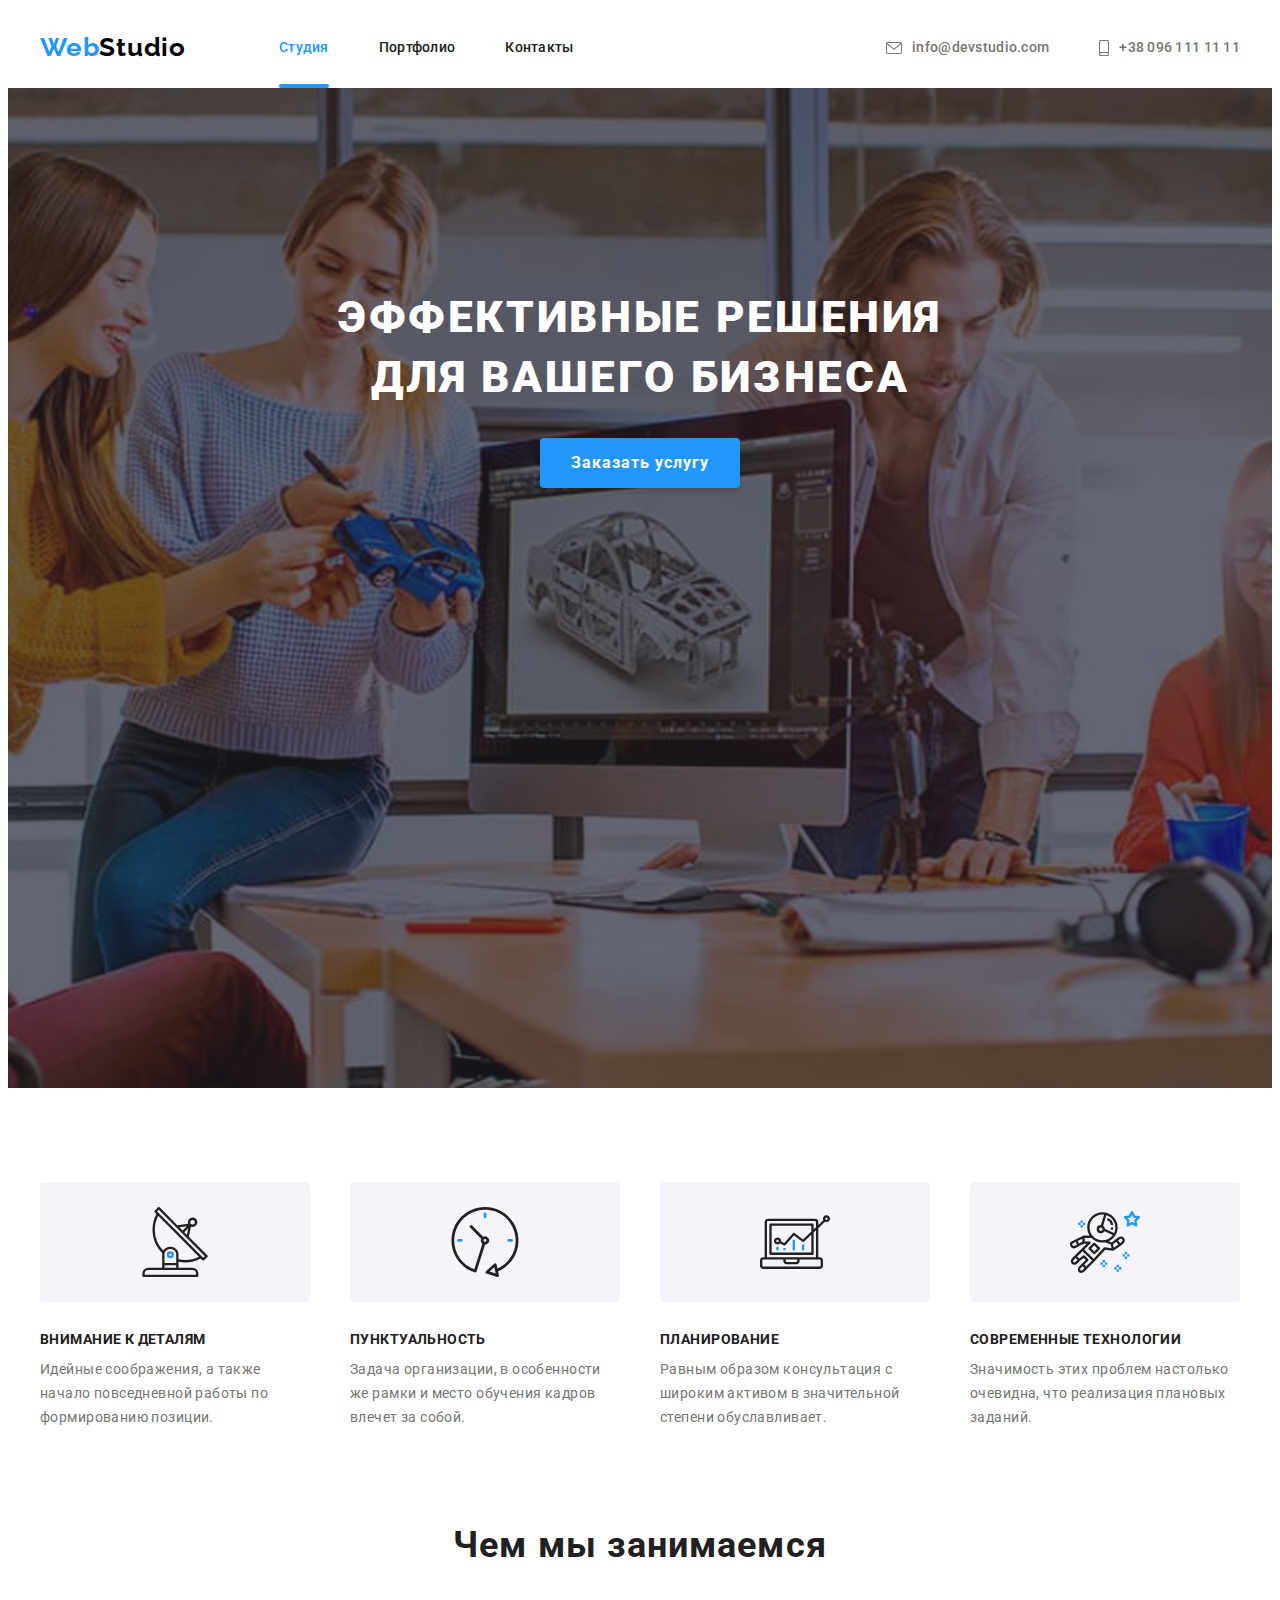
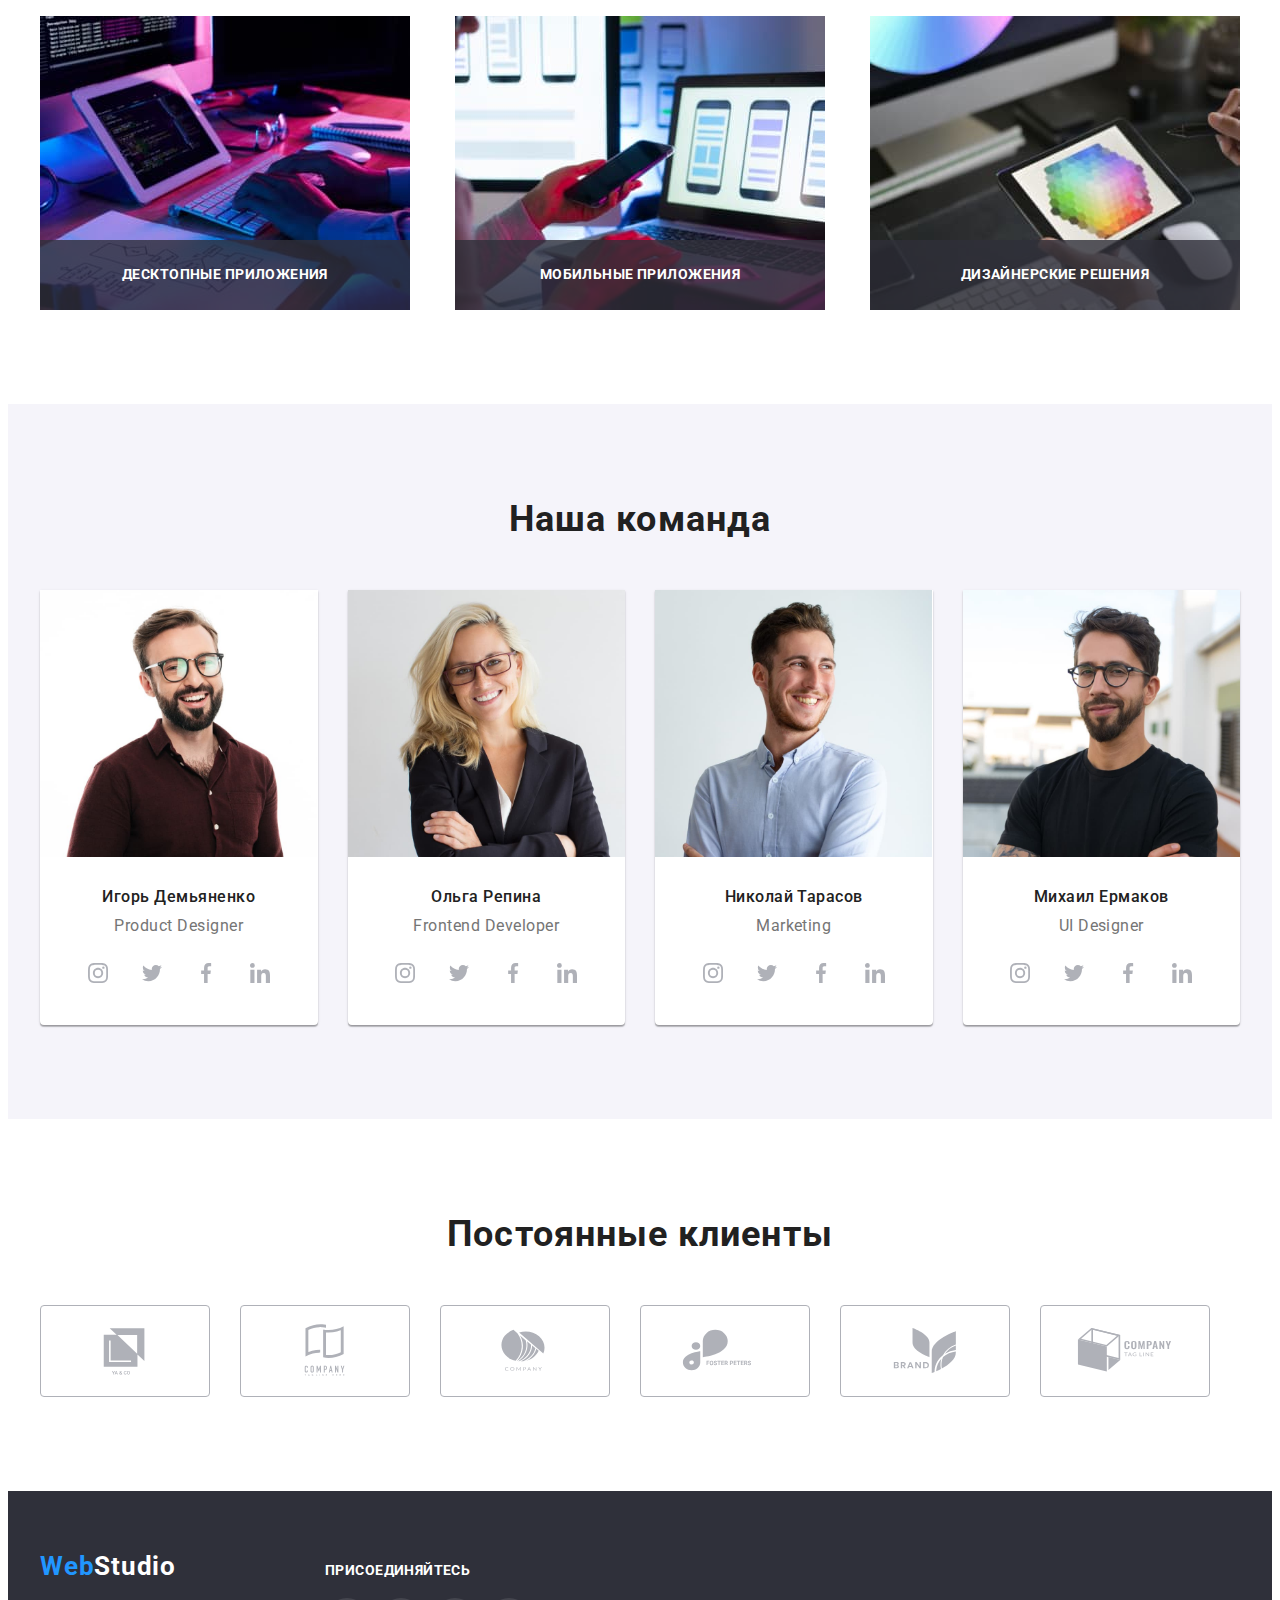
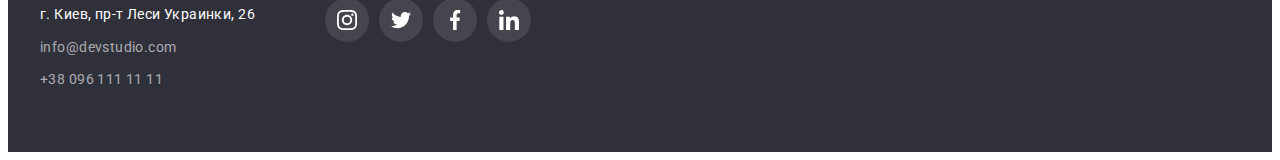
<file: index.html>
<!DOCTYPE html>
<html lang="ru">

<head>
  <meta charset="UTF-8" />
  <meta http-equiv="X-UA-Compatible" content="IE=edge" />
  <meta name="viewport" content="width=device-width, initial-scale=1.0" />
  <title>Web Studio</title>

  <link rel="preconnect" href="https://fonts.googleapis.com">
  <link rel="preconnect" href="https://fonts.gstatic.com" crossorigin>
  <link href="https://fonts.googleapis.com/css2?family=Raleway:wght@700&family=Roboto:wght@400;500;700;900&display=swap"
    rel="stylesheet">

  <link rel="stylesheet" href="https://cdnjs.cloudflare.com/ajax/libs/modern-normalize/1.1.0/modern-normalize.min.css"
    integrity="sha512-wpPYUAdjBVSE4KJnH1VR1HeZfpl1ub8YT/NKx4PuQ5NmX2tKuGu6U/JRp5y+Y8XG2tV+wKQpNHVUX03MfMFn9Q=="
    crossorigin="anonymous" referrerpolicy="no-referrer" />

  <link rel="stylesheet" href="./css/styles.css">
</head>

<body>
  <!--Шапка-->
  <header class="header">
    <div class="container main-nav">
      <nav class="header-nav">
        <a href="./index.html" lang="en" class="logo"><span>Web</span>Studio</a>
        <ul class="site-nav list">
          <li class="item"><a href="./index.html" class="link current">Студия</a></li>
          <li class="item"><a href="./portfolio.html" class="link">Портфолио</a></li>
          <li class="item"><a href="" class="link">Контакты</a></li>
        </ul>
      </nav>
      <ul class="contact-nav list">
        <li class="item"><a href="mailto:info@devstudio.com" class="link"><svg class="icon-envelope">
              <use href="./images/icons.svg#icon-envelope"></use>
            </svg>info@devstudio.com</a></li>
        <li class="item"><a href="tel:+380961111111" class="link"><svg class="icon-smartphone">
              <use href="./images/icons.svg#icon-smartphone"></use>
            </svg>+38 096 111 11 11</a></li>
      </ul>
    </div>
  </header>
  <!--Банер-->
  <main>
    <section class="hero section">
      <div class="container">
        <h1 class="hero-title">Эффективные решения для вашего бизнеса</h1>
        <button class="button" data-modal-open>Заказать услугу</button>
      </div>
    </section>
    <!--Особенности-->
    <section class="section">
      <div class="container">
        <h2 class="visually-hidden">Особенности</h2>
        <ul class="features list">
          <li class="item">
            <div class="feature-div"><svg class="icon-features">
                <use href="./images/icons.svg#icon-antenna"></use>
              </svg></div>
            <h3 class="title">Внимание к деталям</h3>
            <p class="text">
              Идейные соображения, а также начало повседневной работы по
              формированию позиции.
            </p>
          </li>
          <li class="item">
            <div class="feature-div"><svg class="icon-features">
                <use href="./images/icons.svg#icon-clock"></use>
              </svg></div>
            <h3 class="title">Пунктуальность</h3>
            <p class="text">
              Задача организации, в особенности же рамки и место обучения кадров
              влечет за собой.
            </p>
          </li>
          <li class="item">
            <div class="feature-div"><svg class="icon-features">
                <use href="./images/icons.svg#icon-diagram"></use>
              </svg></div>
            <h3 class="title">Планирование</h3>
            <p class="text">
              Равным образом консультация с широким активом в значительной
              степени обуславливает.
            </p>
          </li>
          <li class="item">
            <div class="feature-div"><svg class="icon-features">
                <use href="./images/icons.svg#icon-astronaut"></use>
              </svg></div>
            <h3 class="title">Современные технологии</h3>
            <p class="text">
              Значимость этих проблем настолько очевидна, что реализация
              плановых заданий.
            </p>
          </li>
        </ul>
      </div>
    </section>
    <!--Чем мы занимаемся-->
    <section class="section-work section">
      <div class="container">
        <h2 class="section-title">Чем мы занимаемся</h2>
        <ul class="work-list list">
          <li class="work-item item">
            <div class="work-thumb"><img src="./images/computer.jpg" alt="Написание кода" width="370"
                class="work-link" />
              <div class="work-action">
                <p>Десктопные приложения</p>
              </div>
            </div>
          </li>
          <li class="work-item item">
            <div class="work-thumb"><img src="./images/computer2.jpg" alt="Сайт под мобильный телефон" width="370" />
              <div class="work-action">
                <p>Мобильные приложения</p>
              </div>
            </div>
          </li>
          <li class="work-item item">
            <div class="work-thumb"><img src="./images/computer3.jpg" alt="Палитра цветов" width="370" />

              <div class="work-action">
                <p>Дизайнерские решения</p>
              </div>
            </div>
          </li>
        </ul>
      </div>
    </section>
    <!--Наша команда-->
    <section class="section-team section">
      <div class="container">
        <h2 class="section-title">Наша команда</h2>
        <ul class="team-list list">
          <li class="item">
            <img src="./images/ihor.jpg" alt="Игорь Product Designer" />
            <div class="team-card">
              <h3 class="name">Игорь Демьяненко</h3>
              <p lang="en">Product Designer</p>

              <ul class="social-list list">
                <li class="social-item"> <a href="" class="social-link link"><svg class="social-icon">
                      <use href="./images/icons.svg#icon-instagram"></use>
                    </svg></a></li>
                <li class="social-item"><a href="" class="social-link link"><svg class="social-icon">
                      <use href="./images/icons.svg#icon-twitter"></use>
                    </svg></a></li>
                <li class="social-item"> <a href="" class="social-link link"><svg class="social-icon">
                      <use href="./images/icons.svg#icon-facebook"></use>
                    </svg></a></li>
                <li class="social-item"><a href="" class="social-link link"><svg class="social-icon">
                      <use href="./images/icons.svg#icon-linkedin"></use>
                    </svg></a></li>
              </ul>
            </div>
          </li>
          <li class="item">
            <img src="./images/olga.jpg" alt="Ольга Frontend Developer" />
            <div class="team-card">
              <h3 class="name">Ольга Репина</h3>
              <p lang="en">Frontend Developer</p>

              <ul class="social-list list">
                <li class="social-item"> <a href="" class="social-link link"><svg class="social-icon">
                      <use href="./images/icons.svg#icon-instagram"></use>
                    </svg></a></li>
                <li class="social-item"><a href="" class="social-link link"><svg class="social-icon">
                      <use href="./images/icons.svg#icon-twitter"></use>
                    </svg></a></li>
                <li class="social-item"> <a href="" class="social-link link"><svg class="social-icon">
                      <use href="./images/icons.svg#icon-facebook"></use>
                    </svg></a></li>
                <li class="social-item"><a href="" class="social-link link"><svg class="social-icon">
                      <use href="./images/icons.svg#icon-linkedin"></use>
                    </svg></a></li>
              </ul>
            </div>
          </li>
          </li>
          <li class="item">
            <img src="./images/nikolai.jpg" alt="Николай Marketing" />
            <div class="team-card">
              <h3 class="name">Николай Тарасов</h3>
              <p lang="en">Marketing</p>

              <ul class="social-list list">
                <li class="social-item"> <a href="" class="social-link link"><svg class="social-icon">
                      <use href="./images/icons.svg#icon-instagram"></use>
                    </svg></a></li>
                <li class="social-item"><a href="" class="social-link link"><svg class="social-icon">
                      <use href="./images/icons.svg#icon-twitter"></use>
                    </svg></a></li>
                <li class="social-item"> <a href="" class="social-link link"><svg class="social-icon">
                      <use href="./images/icons.svg#icon-facebook"></use>
                    </svg></a></li>
                <li class="social-item"><a href="" class="social-link link"><svg class="social-icon">
                      <use href="./images/icons.svg#icon-linkedin"></use>
                    </svg></a></li>
              </ul>
            </div>
          </li>
          <li class="item">
            <img src="./images/mihail.jpg" alt="Михаил UI Designer" />
            <div class="team-card">
              <h3 class="name">Михаил Ермаков</h3>
              <p lang="en">UI Designer</p>

              <ul class="social-list list">
                <li class="social-item"> <a href="" class="social-link link"><svg class="social-icon">
                      <use href="./images/icons.svg#icon-instagram"></use>
                    </svg></a></li>
                <li class="social-item"><a href="" class="social-link link"><svg class="social-icon">
                      <use href="./images/icons.svg#icon-twitter"></use>
                    </svg></a></li>
                <li class="social-item"> <a href="" class="social-link link"><svg class="social-icon">
                      <use href="./images/icons.svg#icon-facebook"></use>
                    </svg></a></li>
                <li class="social-item"><a href="" class="social-link link"><svg class="social-icon">
                      <use href="./images/icons.svg#icon-linkedin"></use>
                    </svg></a></li>
              </ul>
            </div>
          </li>
        </ul>
      </div>
    </section>
    <!-- Clients -->
    <section class="section">
      <div class="container">
        <h2 class="section-title">Постоянные клиенты</h2>
        <ul class="clients-list list">
          <li class="clients-item"> <a href="" class="clients-link link"><svg class="clients-icon">
                <use href="./images/icons.svg#icon-Logo1"></use>
              </svg></a></li>
          <li class="clients-item"><a href="" class="clients-link link"><svg class="clients-icon">
                <use href="./images/icons.svg#icon-Logo2"></use>
              </svg></a></li>
          <li class="clients-item"> <a href="" class="clients-link link"><svg class="clients-icon">
                <use href="./images/icons.svg#icon-Logo3"></use>
              </svg></a></li>
          <li class="clients-item"><a href="" class="clients-link link"><svg class="clients-icon">
                <use href="./images/icons.svg#icon-Logo4"></use>
              </svg></a></li>
          <li class="clients-item"> <a href="" class="clients-link link"><svg class="clients-icon">
                <use href="./images/icons.svg#icon-Logo5"></use>
              </svg></a></li>
          <li class="clients-item"><a href="" class="clients-link link"><svg class="clients-icon">
                <use href="./images/icons.svg#icon-Logo6"></use>
              </svg></a></li>
        </ul>
      </div>
    </section>
  </main>

  <!--Футер-->

  <footer class="footer">
    <div class="container footer-container">
      <div class="address-div">
        <a href="./index.html" lang="en" class="logo-footer"><span>Web</span>Studio</a>
        <address>
          <ul class="footer-list list">
            <li class="footer-item"><a href="https://goo.gl/maps/7bNs7U3kRPQ5HcKG6" target="_blank"
                class="link-adress">г.
                Киев, пр-т Леси
                Украинки,
                26</a></li>
            <li class="footer-item"><a href="mailto:info@devstudio.com" class="link-contact">info@devstudio.com</a></li>
            <li class="footer-item"><a href="tel:+380961111111" class="link-contact">+38 096 111 11 11</a></li>
          </ul>
        </address>
      </div>
      <div>
        <p class="join">присоединяйтесь</p>
        <ul class="social-list list">
          <li class="social-item"> <a href="" class="social-link footer-link link"><svg class="social-icon footer-icon">
                <use href="./images/icons.svg#icon-instagram"></use>
              </svg></a></li>
          <li class="social-item"><a href="" class="social-link footer-link link"><svg class="social-icon footer-icon">
                <use href="./images/icons.svg#icon-twitter"></use>
              </svg></a></li>
          <li class="social-item"> <a href="" class="social-link footer-link link"><svg class="social-icon footer-icon">
                <use href="./images/icons.svg#icon-facebook"></use>
              </svg></a></li>
          <li class="social-item"><a href="" class="social-link footer-link link"><svg class="social-icon footer-icon">
                <use href="./images/icons.svg#icon-linkedin"></use>
              </svg></a></li>
        </ul>
      </div>
    </div>
  </footer>

  <!-- Модальное окно -->

  <div class="backdrop is-hidden" data-modal>
    <div class="modal">
      <div class="close"> <button class="button-close" data-modal-close><svg class="icon-close">
            <use href="./images/icons.svg#icon-close"></use>
          </svg></button></div>
    </div>
  </div>
  <script src="./js/modal.js"></script>
</body>

</html>
</file>
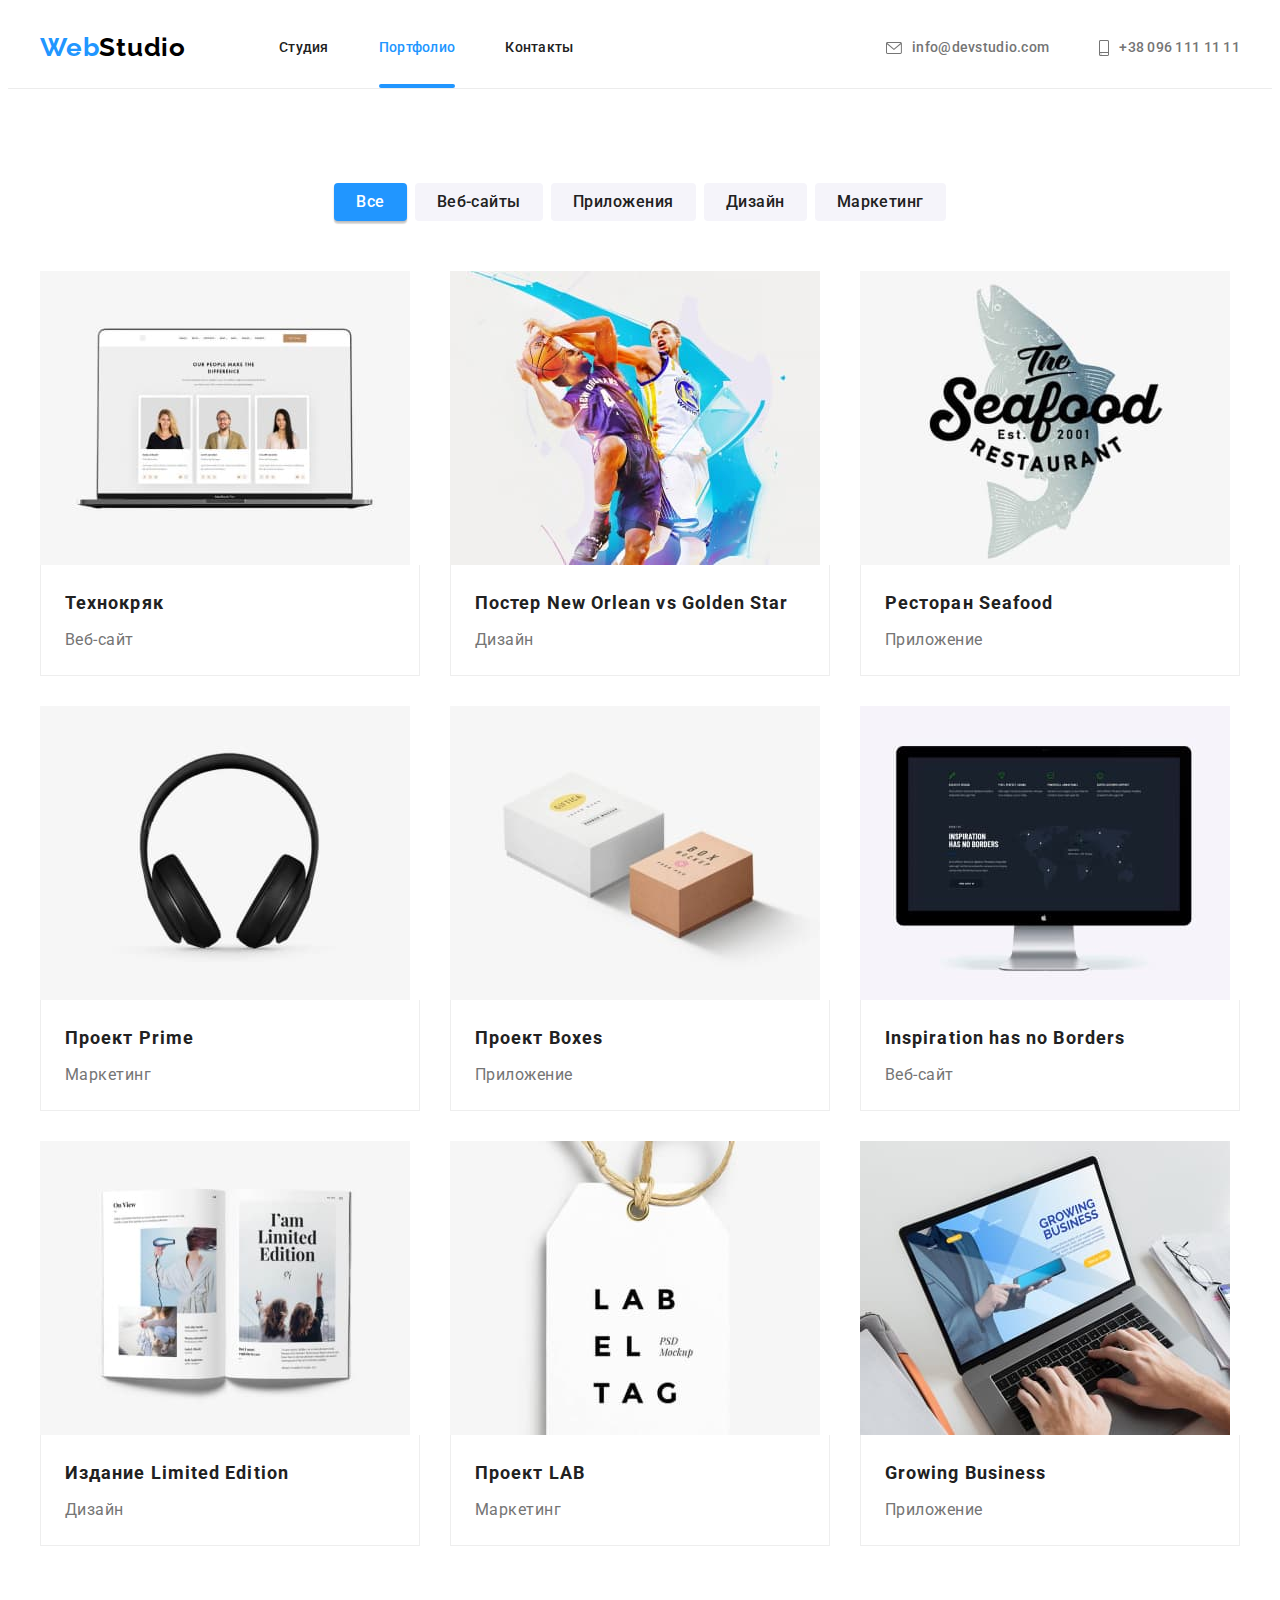
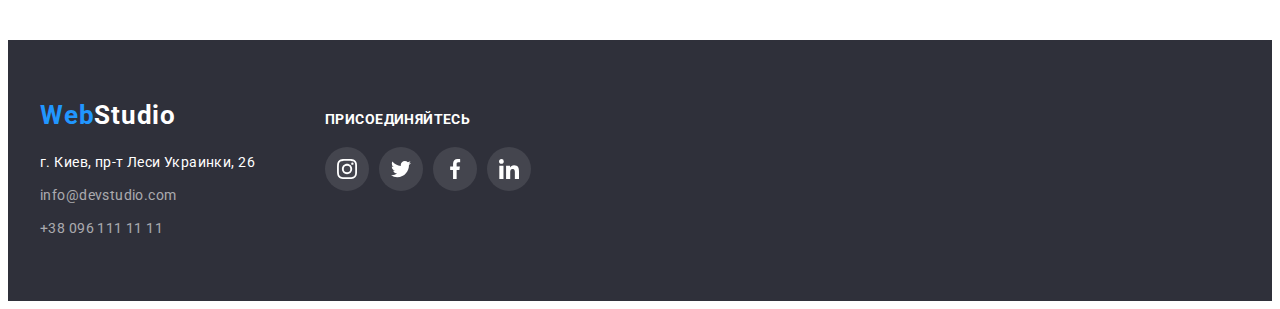
<file: portfolio.html>
<!DOCTYPE html>
<html lang="ru">

<head>
  <meta charset="UTF-8" />
  <meta http-equiv="X-UA-Compatible" content="IE=edge" />
  <meta name="viewport" content="width=device-width, initial-scale=1.0" />
  <title>Web Studio</title>
  <link rel="preconnect" href="https://fonts.googleapis.com">
  <link rel="preconnect" href="https://fonts.gstatic.com" crossorigin>
  <link href="https://fonts.googleapis.com/css2?family=Raleway:wght@700&family=Roboto:wght@400;500;700;900&display=swap"
    rel="stylesheet">

  <link rel="stylesheet" href="https://cdnjs.cloudflare.com/ajax/libs/modern-normalize/1.1.0/modern-normalize.min.css"
    integrity="sha512-wpPYUAdjBVSE4KJnH1VR1HeZfpl1ub8YT/NKx4PuQ5NmX2tKuGu6U/JRp5y+Y8XG2tV+wKQpNHVUX03MfMFn9Q=="
    crossorigin="anonymous" referrerpolicy="no-referrer" />

  <link rel="stylesheet" href="./css/styles.css" />
</head>

<body>
  <!--Шапка-->
  <header class="header header-portfolio">
    <div class="container main-nav">
      <nav class="header-nav">
        <a href="./index.html" lang="en" class="logo"><span>Web</span>Studio</a>
        <ul class="site-nav list">
          <li class="item"><a href="./index.html" class="link">Студия</a></li>
          <li class="item"><a href="./portfolio.html" class="link current">Портфолио</a></li>
          <li class="item"><a href="" class="link">Контакты</a></li>
        </ul>
      </nav>
      <ul class="contact-nav list">
        <li class="item"><a href="mailto:info@devstudio.com" class="link"><svg class="icon-envelope">
              <use href="./images/icons.svg#icon-envelope"></use>
            </svg>info@devstudio.com</a></li>
        <li class="item"><a href="tel:+380961111111" class="link"><svg class="icon-smartphone">
              <use href="./images/icons.svg#icon-smartphone"></use>
            </svg>+38 096 111 11 11</a></li>
      </ul>
    </div>
  </header>

  <main>
    <section class="section">
      <div class="container">
        <h1 class="visually-hidden">Портфолио</h1>

        <ul class="portfolio-nav list">
          <li class="item"><button type="button" class="button-portfolio current">Все</button></li>
          <li class="item"><button type="button" class="button-portfolio">Веб-сайты</button></li>
          <li class="item"><button type="button" class="button-portfolio">Приложения</button></li>
          <li class="item"><button type="button" class="button-portfolio">Дизайн</button></li>
          <li class="item"><button type="button" class="button-portfolio">Маркетинг</button></li>
        </ul>

        <ul class="portfolio list">
          <li class="portfolio-item"><a href="" class="card-link link">
              <div class="portfolio-thumb"><img src="./images/tehno.jpg" alt="Ноутбук">
                <div class="thumb-text">
                  <p>Технокряк это современная площадка распространения коронавируса. Компании
                    используют эту платформу
                    для цифрового шпионажа и атак на защищённые сервера конкурентов.</p>
                </div>
              </div>
              <div class="card-content">
                <h2 class="portfolio-title">Технокряк</h2>
                <p>Веб-сайт</p>
              </div>
            </a>
          </li>
          <li class="portfolio-item"><a href="" class="card-link link">
              <div class="portfolio-thumb"><img src="./images/poster.jpg" alt="Постер New Orlean vs Golden Star">
                <div class="thumb-text">
                  <p>Технокряк это современная площадка распространения коронавируса. Компании
                    используют эту платформу
                    для цифрового шпионажа и атак на защищённые сервера конкурентов.</p>
                </div>
              </div>
              <div class="card-content">
                <h2 class="portfolio-title">Постер New Orlean vs Golden Star</h2>
                <p>Дизайн</p>
              </div>
            </a>
          </li>
          <li class="portfolio-item"><a href="" class="card-link link">
              <div class="portfolio-thumb"><img src="./images/seafood.jpg" alt="Логотип ресторана Seafood">
                <div class="thumb-text">
                  <p>Технокряк это современная площадка распространения коронавируса. Компании
                    используют эту платформу
                    для цифрового шпионажа и атак на защищённые сервера конкурентов.</p>
                </div>
              </div>
              <div class="card-content">
                <h2 class="portfolio-title">Ресторан Seafood</h2>
                <p>Приложение</p>
              </div>
            </a>
          </li>
          <li class="portfolio-item"><a href="" class="card-link link">
              <div class="portfolio-thumb"><img src="./images/prime.jpg" alt="Наушники">
                <div class="thumb-text">
                  <p>Технокряк это современная площадка распространения коронавируса. Компании
                    используют эту платформу
                    для цифрового шпионажа и атак на защищённые сервера конкурентов.</p>
                </div>
              </div>
              <div class="card-content">
                <h2 class="portfolio-title">Проект Prime</h2>
                <p>Маркетинг</p>
              </div>
            </a>
          </li>
          <li class="portfolio-item">
            <a href="" class="card-link link">
              <div class="portfolio-thumb"><img src="./images/boxes.jpg" alt="Две коробки">
                <div class="thumb-text">
                  <p>Технокряк это современная площадка распространения коронавируса. Компании
                    используют эту платформу
                    для цифрового шпионажа и атак на защищённые сервера конкурентов.</p>
                </div>
              </div>
              <div class="card-content">
                <h2 class="portfolio-title">Проект Boxes</h2>
                <p>Приложение</p>
              </div>
            </a>
          </li>

          <li class="portfolio-item">
            <a href="" class="card-link link">
              <div class="portfolio-thumb"><img src="./images/insp.jpg" alt="Монитор">
                <div class="thumb-text">
                  <p>Технокряк это современная площадка распространения коронавируса. Компании
                    используют эту платформу
                    для цифрового шпионажа и атак на защищённые сервера конкурентов.</p>
                </div>
              </div>
              <div class="card-content">
                <h2 class="portfolio-title">Inspiration has no Borders</h2>
                <p>Веб-сайт</p>
              </div>
            </a>
          </li>

          <li class="portfolio-item">
            <a href="" class="card-link link">
              <div class="portfolio-thumb">
                <div class="portfolio-thumb"></div><img src="./images/limited-edition.jpg"
                  alt="Издание Limited Edition">
                <div class="thumb-text">
                  <p>Технокряк это современная площадка распространения коронавируса. Компании
                    используют эту платформу
                    для цифрового шпионажа и атак на защищённые сервера конкурентов.</p>
                </div>
              </div>
              <div class="card-content">
                <h2 class="portfolio-title">Издание Limited Edition</h2>
                <p>Дизайн</p>
              </div>
            </a>
          </li>

          <li class="portfolio-item">
            <a href="" class="card-link link">
              <div class="portfolio-thumb"><img src="./images/lab.jpg" alt="Логотип проекта LAВ">
                <div class="thumb-text">
                  <p>Технокряк это современная площадка распространения коронавируса. Компании
                    используют эту платформу
                    для цифрового шпионажа и атак на защищённые сервера конкурентов.</p>
                </div>
              </div>
              <div class="card-content">
                <h2 class="portfolio-title">Проект LAB</h2>
                <p>Маркетинг</p>
              </div>
            </a>
          </li>

          <li class="portfolio-item">
            <a href="" class="card-link link">
              <div class="portfolio-thumb"><img src="./images/growing.jpg" alt="Работа за ноутбуком">
                <div class="thumb-text">
                  <p>Технокряк это современная площадка распространения коронавируса. Компании
                    используют эту платформу
                    для цифрового шпионажа и атак на защищённые сервера конкурентов.</p>
                </div>
              </div>
              <div class="card-content">
                <h2 class="portfolio-title">Growing Business</h2>
                <p>Приложение</p>
              </div>
            </a>
          </li>
        </ul>
      </div>
    </section>
  </main>

  <!--Футер-->
  <footer class="footer">
    <div class="container footer-container">
      <div class="address-div">
        <a href="./index.html" lang="en" class="logo-footer"><span>Web</span>Studio</a>
        <address>
          <ul class="footer-list list">
            <li class="footer-item"><a href="https://goo.gl/maps/7bNs7U3kRPQ5HcKG6" target="_blank"
                class="link-adress">г.
                Киев, пр-т Леси
                Украинки,
                26</a></li>
            <li class="footer-item"><a href="mailto:info@devstudio.com" class="link-contact">info@devstudio.com</a></li>
            <li class="footer-item"><a href="tel:+380961111111" class="link-contact">+38 096 111 11 11</a></li>
          </ul>
        </address>
      </div>
      <div>
        <p class="join">присоединяйтесь</p>
        <ul class="social-list list">
          <li class="social-item"> <a href="" class="social-link footer-link link"><svg class="social-icon footer-icon">
                <use href="./images/icons.svg#icon-instagram"></use>
              </svg></a></li>
          <li class="social-item"><a href="" class="social-link footer-link link"><svg class="social-icon footer-icon">
                <use href="./images/icons.svg#icon-twitter"></use>
              </svg></a></li>
          <li class="social-item"> <a href="" class="social-link footer-link link"><svg class="social-icon footer-icon">
                <use href="./images/icons.svg#icon-facebook"></use>
              </svg></a></li>
          <li class="social-item"><a href="" class="social-link footer-link link"><svg class="social-icon footer-icon">
                <use href="./images/icons.svg#icon-linkedin"></use>
              </svg></a></li>
        </ul>
      </div>
    </div>
  </footer>
</body>

</html>
</file>
<file: css/styles.css>
/* Фон background: #E5E5E5 */
/* фон блока background: #F5F4FA */
/* фон футера background: #2F303A */
/* цвет текста color: #757575;-светлый  #212121; #000000 #FFFFFF

*/
/* цвет ссылок футера color: rgba(255, 255, 255, 0.6); */
/* акцент color: #2196F */

:root {
  --primary-text-color: #757575;
  --title-text-color: #212121;
  --accent-color: #2196ff;
  --primary-white-color: #FFFFFF;
  --icon-color: #AFB1B8;
  --border-portfolio: 1px solid #EEEEEE;
  --section-padding: 94px;
  --card-set-gap: 30px;
  --card-shadow: 0px 1px 3px rgba(0, 0, 0, 0.12),
    0px 1px 1px rgba(0, 0, 0, 0.14),
    0px 2px 1px rgba(0, 0, 0, 0.2);
  --cubic:cubic-bezier(0.4, 0, 0.2, 1);
}

body {
  background-color: var(--primary-white-color);
  color: var(--primary-text-color);
  font-family: "Roboto", sans-serif;
  /* padding-top: 80px; */
}

/* Utilities */

img {
  display: block;
  max-width: 100%;
  height: auto;
}

.list {
  list-style: none;
  margin: 0;
  padding-left: 0;
}

.link {
  text-decoration: none;
  font-weight: 500;
  font-size: 14px;
  line-height: 1.14;
  letter-spacing: 0.02em;
}

.container {
  width: 1200px;
  padding-left: 15px;
  padding-right: 15px;
  margin-right: auto;
  margin-left: auto;
}

.section {
  padding-top: var(--section-padding);
  padding-bottom: var(--section-padding);
}


/* site nav */
/* Для фиксированой шапки .header {
  position: fixed;
  top: 0;
  left: 0;
  width: 100%;
  background-color: var(--primary-white-color);
} */

.header-portfolio {
  border-bottom: 1px solid #ECECEC;
}

.main-nav {
  display: flex;
  align-items: center;
}

.header-nav {
  display: flex;
  align-items: center;
}

.site-nav {
  margin-left: 93px;
}

.contact-nav {
  margin-left: auto;
}

.site-nav .link {
  display: block;
  position: relative;
  padding-top: 32px;
  padding-bottom: 32px;

  color: var(--title-text-color);

  transition: color 250ms var(--cubic);
}


.site-nav .link.current {
  color: var(--accent-color);
}

.site-nav .link.current::after {
  display: inline-block;
  position: absolute;
  bottom: 0;
  left: 0;
  opacity: 1;
  
  content: "";
  width: 100%;
  height: 4px;
  border-radius: 2px;
  background-color: var(--accent-color);
}

.contact-nav,
.site-nav {
  padding: 0;
  margin-bottom: 0;
  margin-top: 0;
  display: flex;
}


.site-nav .item:not(:last-child),
.contact-nav .item:not(:last-child) {
  margin-right: 50px;
}


.contact-nav .link {
  display: flex;
  padding-top: 32px;
  padding-bottom: 32px;
  align-items: center;

  color: var(--primary-text-color);

  transition: color 250ms var(--cubic);
}

.contact-nav .link:hover,
.contact-nav .link:focus,
.site-nav .link:hover,
.site-nav .link:focus,
.link-contact:hover,
.link-contact:focus {
  color: var(--accent-color);
}

.icon-envelope {
  width: 16px;
  height: 12px;
  margin-right: 10px;
  fill: currentColor;
}

.icon-smartphone {
  width: 10px;
  height: 16px;
  margin-right: 10px;
  fill: currentColor;
}

/* Logo */

.logo {
  display: block;

  color: #000;
  font-family: "Raleway", sans-serif;
  font-weight: bold;
  font-size: 26px;
  line-height: 1.2;
  letter-spacing: 0.03em;
  text-decoration: none;
}

.logo>span {
  color: var(--accent-color);
}

/* Hero */

.hero {
  text-align: center;

  background-color: #2f303a;
  background-image: linear-gradient(to right, rgba(47, 48, 58, 0.4), rgba(47, 48, 58, 0.4)),
    url(../images/background-hero.jpg);
  background-repeat: no-repeat;
  margin-right: auto;
  margin-left: auto;
    max-width: 1600px;
  height: 600px;
  padding-top: 200px;
  padding-bottom: 200px;
  background-size: cover;
  background-position: center;
}

.hero-title {
  margin-top: 0;
  margin-bottom: 30px;
  margin-right: auto;
  margin-left: auto;
  width: 696px;

  color: var(--primary-white-color);
  font-weight: 900;
  font-size: 44px;
  line-height: 1.36;
  letter-spacing: 0.06em;
  text-transform: uppercase;
}

/* Section */

.section-title {
  margin-bottom: 50px;
  margin-top: 0;

  color: var(--title-text-color);
  font-weight: 700;
  font-size: 36px;
  line-height: 1.17;
  text-align: center;
  letter-spacing: 0.03em;
}

/* Features */

.features {
  display: flex;
  justify-content: space-between;
}

.features .title {
  margin-top: 0;
  margin-bottom: 10px;

  color: var(--title-text-color);
  font-weight: 700;
  font-size: 14px;
  line-height: 1.14;
  letter-spacing: 0.03em;
  text-transform: uppercase;
}

.features .text {
  margin: 0;

  font-size: 14px;
  line-height: 1.71;
  letter-spacing: 0.03em;
}

.features .item {
  width: 270px;
}


.feature-div {
  height: 120px;
  margin-bottom: 30px;
  background-color: #F5F4FA;
  border-radius: 4px;
  display: flex;
  justify-content: center;
  align-items: center;
}

.icon-features {
  width: 70px;
  height: 70px;
}

.visually-hidden {
  position: absolute;
  white-space: nowrap;
  width: 1px;
  height: 1px;
  overflow: hidden;
  border: 0;
  padding: 0;
  clip: rect(0 0 0 0);
  clip-path: inset(50%);
  margin: -1px;
}


/* Work List */
.section-work {
  padding-top: 0;
}

.work-list {
  display: flex;
  justify-content: space-between;
}

.work-list p{
margin-top: 0;
margin-bottom: 0;

font-weight: 700;
font-size: 14px;
line-height: 1.14;
text-align: center;
letter-spacing: 0.03em;
text-transform: uppercase;
color: var(--primary-white-color);
}

.work-thumb {
  position: relative;
}

.work-action {
  position: absolute;
  bottom: 0;
  display: flex;
  justify-content: center;
  align-items: center;
  
  width: 100%;
  height: 70px;
  background: rgba(47, 48, 58, 0.8);
}

/* Team */

.section-team {
  background-color: #f5f4fa;
}

.team-list {
  display: flex;
  margin-right: calc(-1 * var(--card-set-gap));
}

.name {
  margin-top: 0;
  margin-bottom: 10px;

  color: var(--title-text-color);
  font-weight: 500;
  font-size: 16px;
  line-height: 1.19;
  text-align: center;
  letter-spacing: 0.03em;
}

.team-list>.item {
  margin-right: var(--card-set-gap);

  box-shadow: var(--card-shadow);
  border-radius: 0px 0px 4px 4px;

  background-color: var(--primary-white-color);
}

.team-card {
  padding-top: 30px;
  padding-bottom: 30px;
}


.team-list p {
  margin-top: 10px;
  margin-bottom: 16px;

  font-size: 16px;
  line-height: 1.19;
  text-align: center;
  letter-spacing: 0.03em;
}

/* Social Media */

.social-list {
  display: flex;
  justify-content: center;
  align-items: center;
}

.social-item + .social-item{
  margin-left: 10px;
}


.social-icon {
  width: 20px;
  height: 20px;
  fill: currentColor;
  display: inline;
}


.social-link {
  border-radius: 50%;
  width: 44px;
  height: 44px;
  display: flex;
  justify-content: center;
  align-items: center;
  color: var(--icon-color);

  transition: color 250ms var(--cubic),
  background-color 250ms var(--cubic);
}

.social-link:hover,
.social-link:focus {
  background-color: var(--accent-color);
  color: var(--primary-white-color);
}

/* Button */

.button {
  border: none;
  border-radius: 4px;
  box-shadow: 0px 4px 4px rgba(0, 0, 0, 0.15);
  height: 50px;
  min-width: 200px;

  font-family: "Roboto", sans-serif;
  color: var(--primary-white-color);
  background-color: var(--accent-color);
  cursor: pointer;
  font-weight: 700;
  font-size: 16px;
  line-height: 1.87;
  text-align: center;
  letter-spacing: 0.06em;

  transition: background-color 250ms var(--cubic);
}

.button:hover,
.button:focus {
  background-color: #188CE8;
}

/* Clients */

.clients-list {
  display: flex;
  align-items: center;
}

.clients-item {
  margin-right: 30px;
}

.clients-item:last-child {
  margin-right: 0;
}

.clients-link {
  border: 1px solid #AFB1B8;
  box-sizing: border-box;
  border-radius: 4px;
  width: 170px;
  height: 92px;
  display: flex;
  justify-content: center;
  align-items: center;
  color: var(--icon-color);

  transition: color 250ms var(--cubic),
  border-color 250ms var(--cubic);
}

.clients-link:hover,
.clients-link:focus {
  border-color: var(--accent-color);
  color: var(--accent-color);
}

.clients-icon {
  width: 106px;
  height: 60px;
  fill: currentColor;
}


/* Footer */

.footer {
  background-color: #2f303a;
  padding-top: 60px;
  padding-bottom: 60px;
}

.footer-container {
  display: flex;
  align-items: baseline;
}

.address-div {
  margin-right: 70px;
}

.logo-footer {
  margin-bottom: 20px;

  color: var(--primary-white-color);
  font-family: inherit;
  font-weight: 700;
  font-size: 26px;
  line-height: 1.2;
  letter-spacing: 0.03em;
  text-decoration: none;
  display: block;
}

.logo-footer>span {
  color: var(--accent-color);
}

.footer-item:not(:last-child) {
  margin-bottom: 9px;
}

.link-adress {
  color: var(--primary-white-color);
  font-style: normal;
  text-decoration: none;
  font-size: 14px;
  line-height: 1.71;
  letter-spacing: 0.03em;
}

.link-contact {
  color: rgba(255, 255, 255, 0.6);
  font-style: normal;
  text-decoration: none;
  font-size: 14px;
  line-height: 1.71;
  letter-spacing: 0.03em;

  transition: color 250ms var(--cubic);
}

.join {
  margin-bottom: 20px;
  margin-top: 0;

  color: var(--primary-white-color);
  font-weight: 700;
  font-size: 14px;
  line-height: 16px;
  letter-spacing: 0.03em;
  text-transform: uppercase;
}

.footer-link {
  color: var(--primary-white-color);
  background-color: rgba(255, 255, 255, 0.1);
}

.footer-link:hover .footer-icon,
.footer-link:focus .footer-icon {
  color: var(--primary-white-color);
}

.footer-icon {
  fill: currentColor;
}


/* Portfolio */

/* button nav */
.portfolio-nav {
  margin-bottom: 50px;
  display: flex;
  justify-content: center;
}

.portfolio-nav>.item:not(:last-child) {
  margin-right: 8px;
}

.button-portfolio.current,
.button-portfolio:hover,
.button-portfolio:focus {
  color: var(--primary-white-color);
  background-color: var(--accent-color);
  box-shadow: 0px 3px 1px rgba(0, 0, 0, 0.1),
  0px 1px 2px rgba(0, 0, 0, 0.08),
  0px 2px 2px rgba(0, 0, 0, 0.12);
}

.button-portfolio {
  cursor: pointer;
  padding: 6px 22px;
  display: flex;
  

  font-family: inherit;
  background-color: #F5F4FA;
  color: var(--title-text-color);
  font-weight: 500;
  font-size: 16px;
  line-height: 1.62;
  text-align: center;
  letter-spacing: 0.03em;
  border: none;
  border-radius: 4px;
  
  transition: color 250ms var(--cubic),
  box-shadow 250ms var(--cubic),
  background-color 250ms var(--cubic);
  }

/* Portfolio List */

.portfolio {
  display: flex;
  flex-wrap: wrap;
  margin-bottom: calc(-1 * var(--card-set-gap));
  margin-right: calc(-1 * var(--card-set-gap));
}

.card-link{
  display: block;

  transition: box-shadow 250ms var(--cubic);
}

.portfolio-thumb {
  position: relative;
  overflow: hidden;
}

.card-link:hover .thumb-text,
.card-link:focus .thumb-text {
  transform: translateY(0);
}

.card-link:hover,
.card-link:focus {
  box-shadow: 0px 1px 1px rgba(0, 0, 0, 0.12),
    0px 4px 4px rgba(0, 0, 0, 0.06),
    1px 4px 6px rgba(0, 0, 0, 0.16);
}
.portfolio-item {
  flex-basis: calc(100% / 3 - var(--card-set-gap));
  margin-right: var(--card-set-gap);
  margin-bottom: var(--card-set-gap);
}

.card-content {
  padding-top: 20px;
  padding-bottom: 20px;
  padding-left: 24px;
  padding-right: 24px;
  border-left: var(--border-portfolio);
  border-bottom: var(--border-portfolio);
  border-right: var(--border-portfolio);
}

.portfolio-title {
  margin-top: 0;
  margin-bottom: 4px;

  color: var(--title-text-color);
  font-size: 18px;
  line-height: 2;
  letter-spacing: 0.06em;
}

.portfolio p {
  font-weight: 400;
  font-size: 16px;
  line-height: 1.87;
  letter-spacing: 0.03em;
  margin-top: 0px;
  margin-bottom: 0px;
  color: var(--primary-text-color);
}

.thumb-text {
  position: absolute;
  bottom: 0;
  left: 0;
  transform: translateY(100%);
  transform-origin: bottom center;
  
  width: 100%;
  height: 100%;
  padding: 63px 24px;
  background: rgba(33, 150, 243, 0.9);

  transition: transform 250ms var(--cubic);
}

.thumb-text>p {
  font-weight: 400;
  font-size: 18px;
  line-height: 1.56;
  letter-spacing: 0.03em;
  color: var(--primary-white-color);
}

/* Modal */
.backdrop {
  position: fixed;
  top: 0;
  right: 0;

  width: 100%;
  height: 100%;
  background: rgba(0, 0, 0, 0.2);

  opacity: 1;
  transition: opacity 250ms var(--cubic), visibility 250ms var(--cubic);
}

.backdrop.is-hidden {
  opacity: 0;
  pointer-events: none;
  visibility: hidden;
}

.backdrop.is-hidden .modal {
  transform: translate(-50%, -50%) scale(0.5);
}

.modal {
  position: absolute;
  top: 50%;
  left: 50%;

  min-width: 528px;
  min-height: 581px;
  background-color: var(--primary-white-color);

  transform: translate(-50%, -50%) scale(1);
  transition: transform 250ms var(--cubic);
}

.button-close {
  position: absolute;
  top: 8px;
  right: 8px;

  display: flex;
  justify-content: center;
  align-items: center;


  width: 30px;
  height: 30px;
  border-radius: 50%;
  border: 1px solid rgba(0, 0, 0, 0.1);
  background-color: var(--primary-white-color);
  cursor: pointer;
}

.icon-close {
  width: 11px;
  height: 11px;
}
</file>
